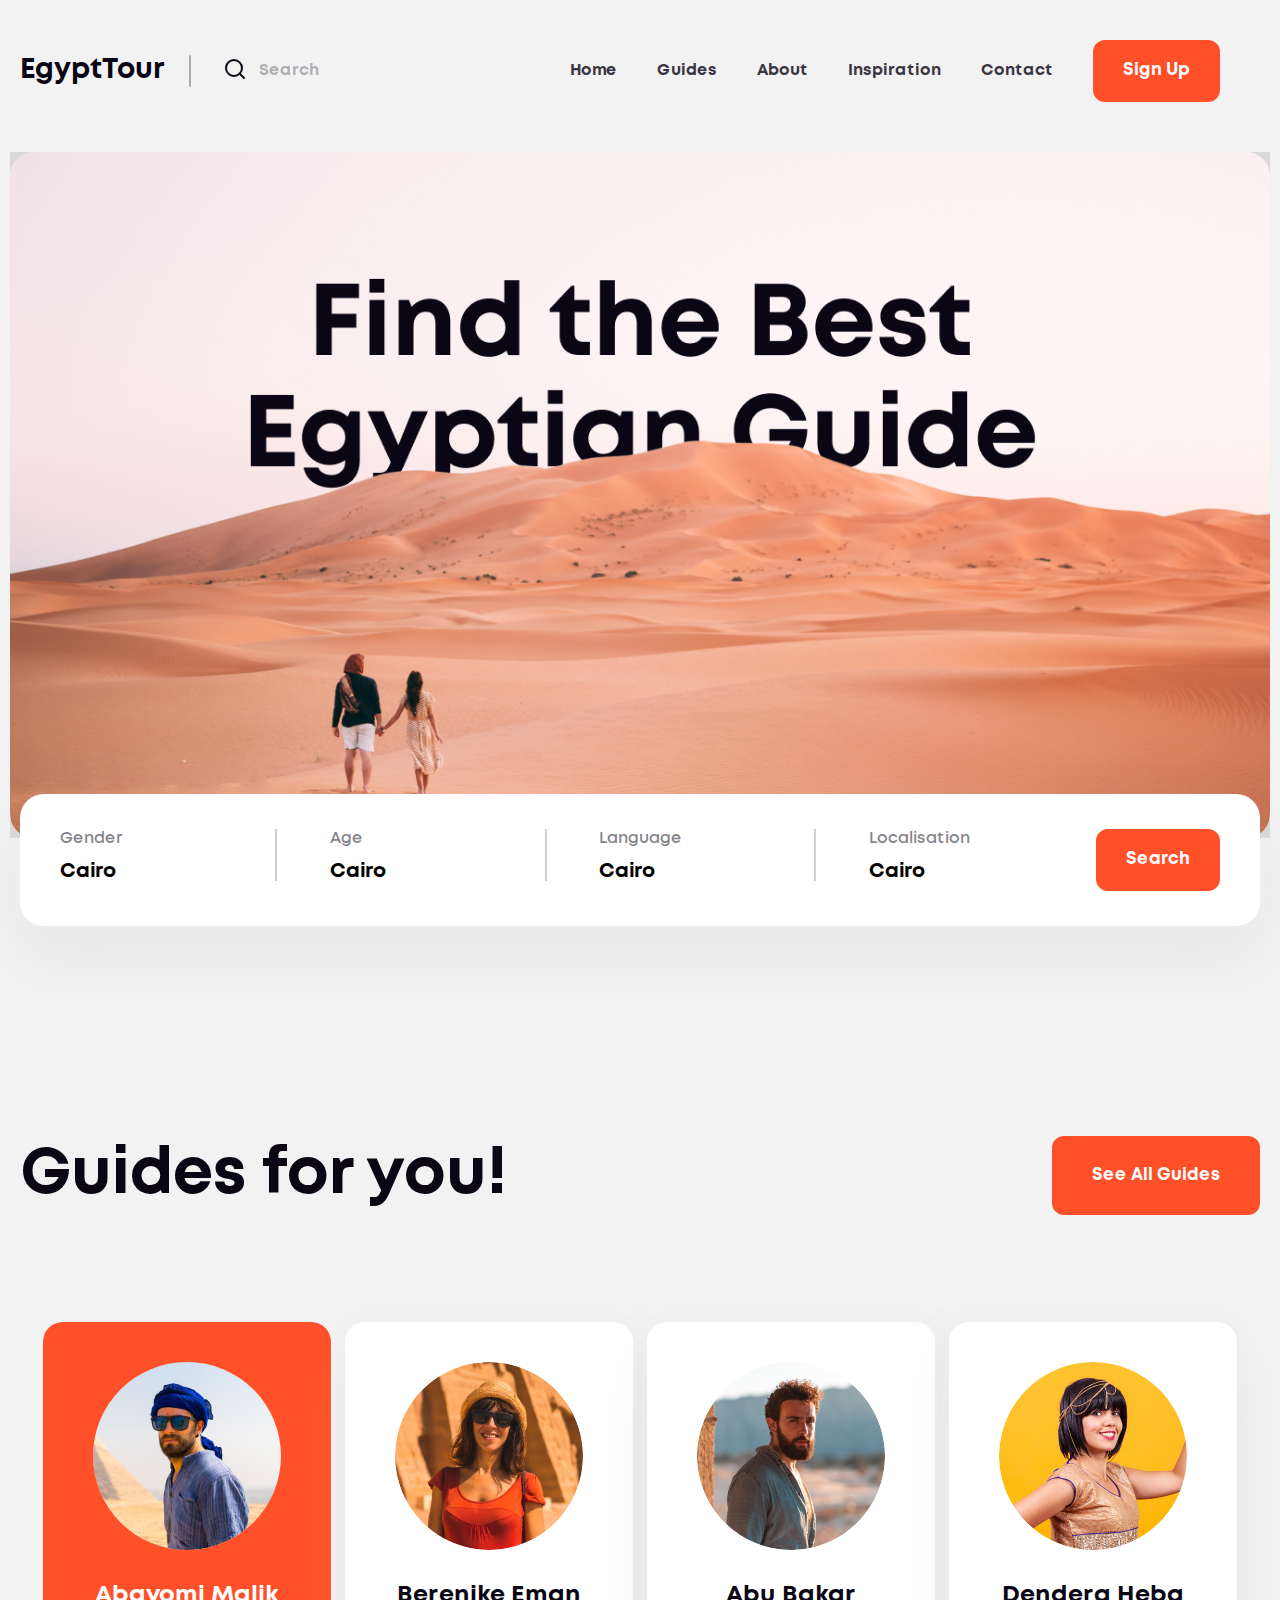
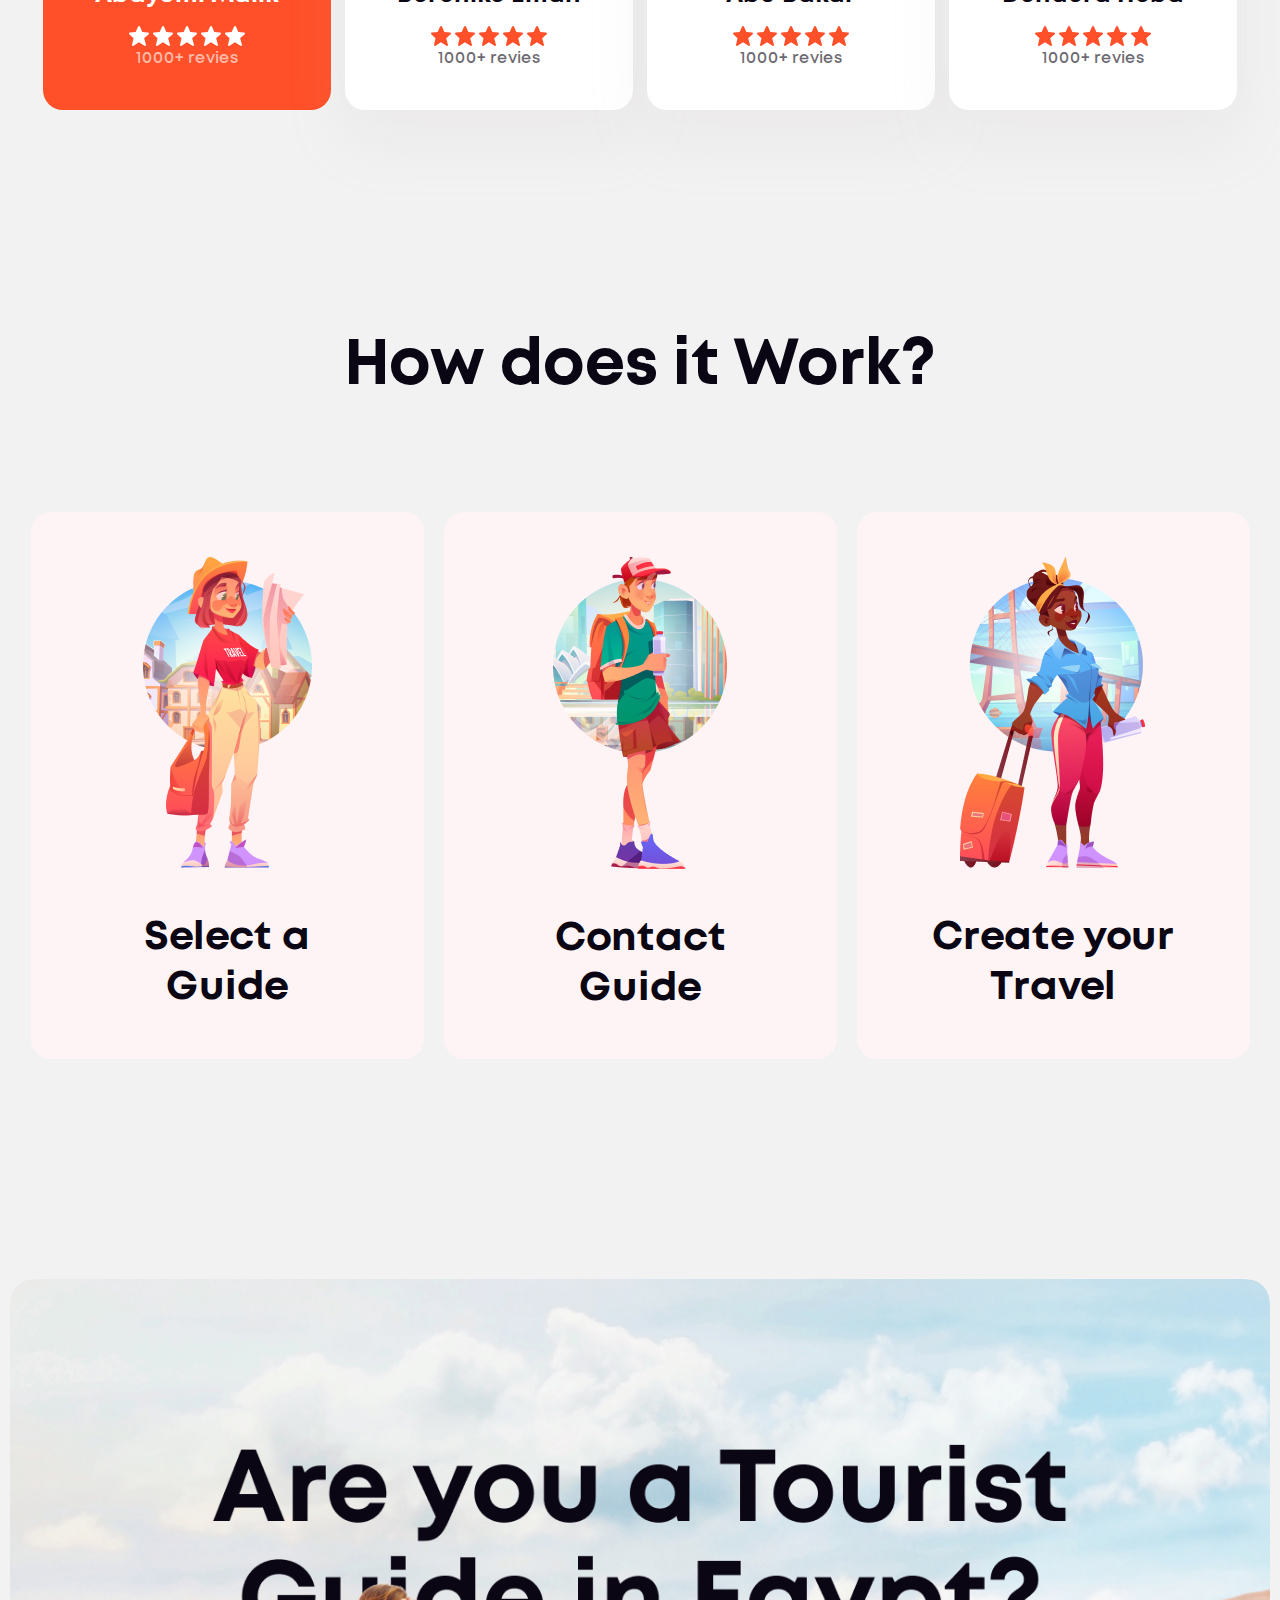
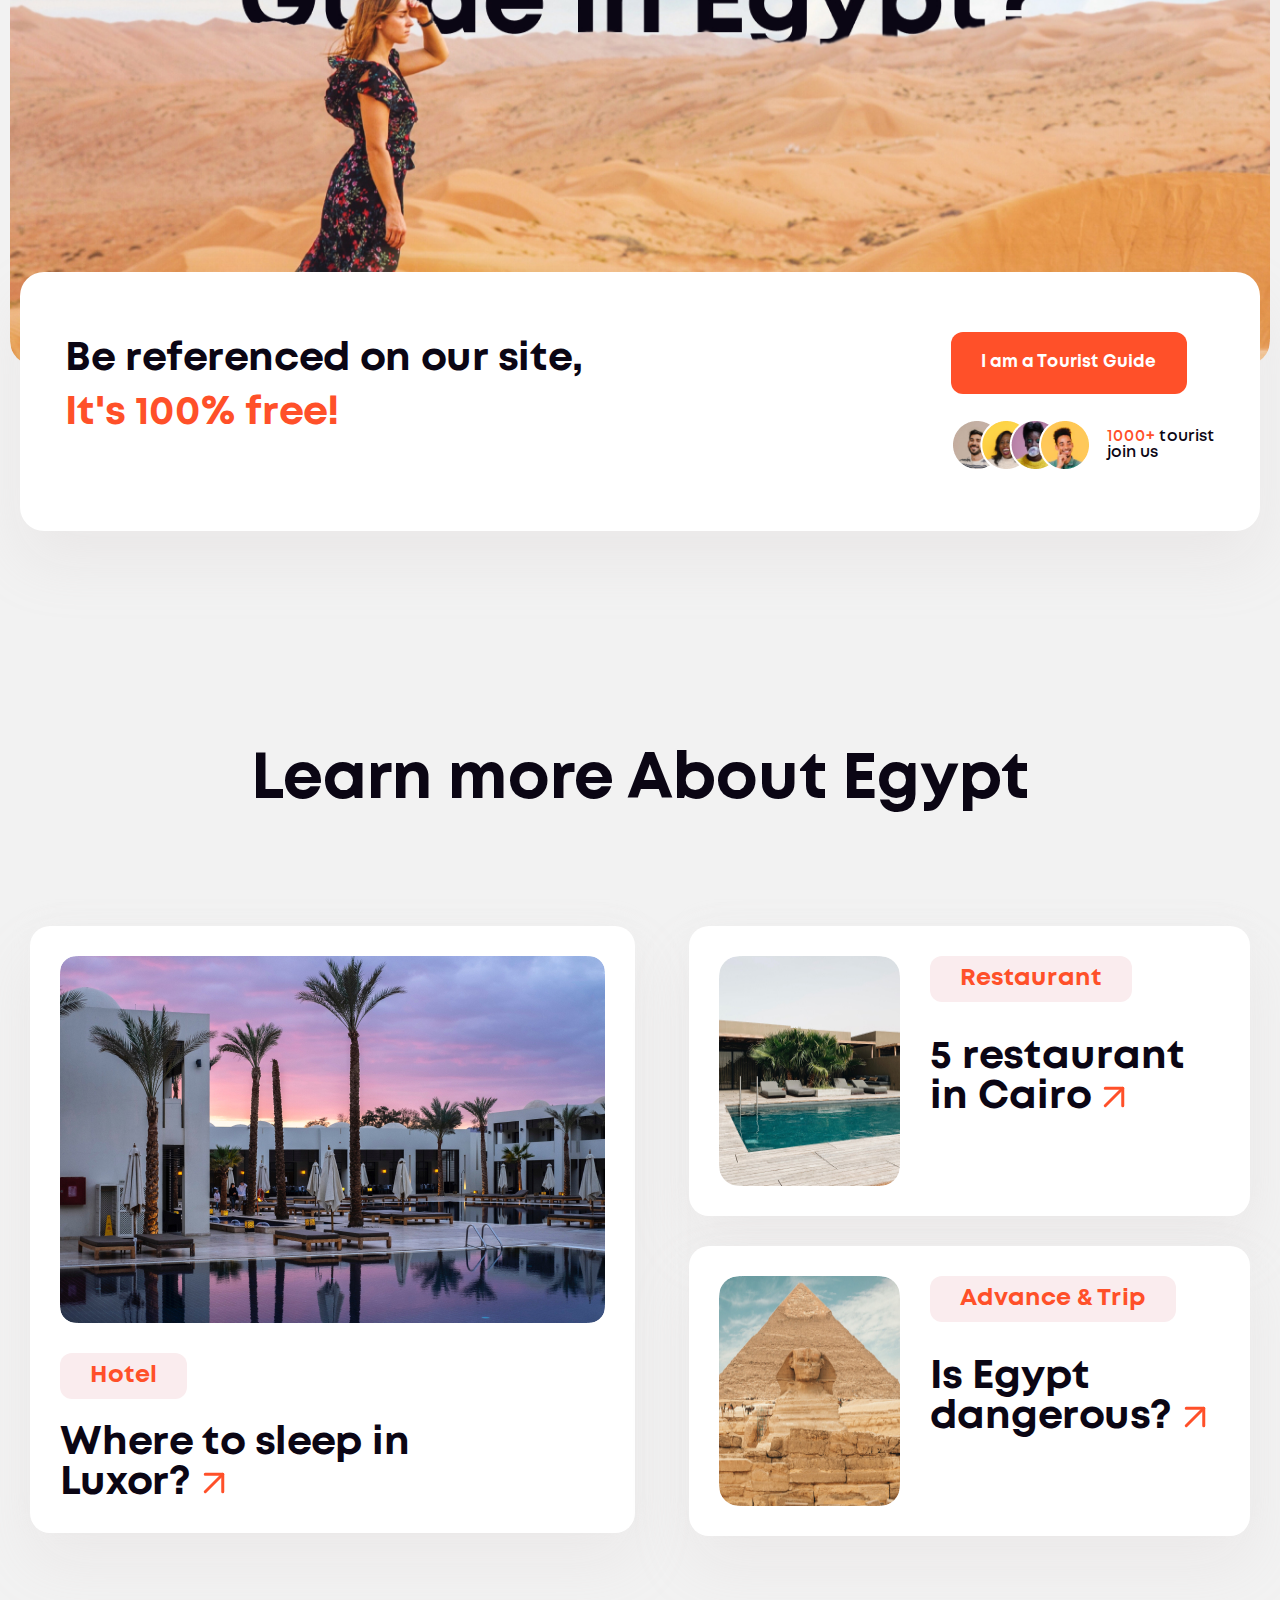
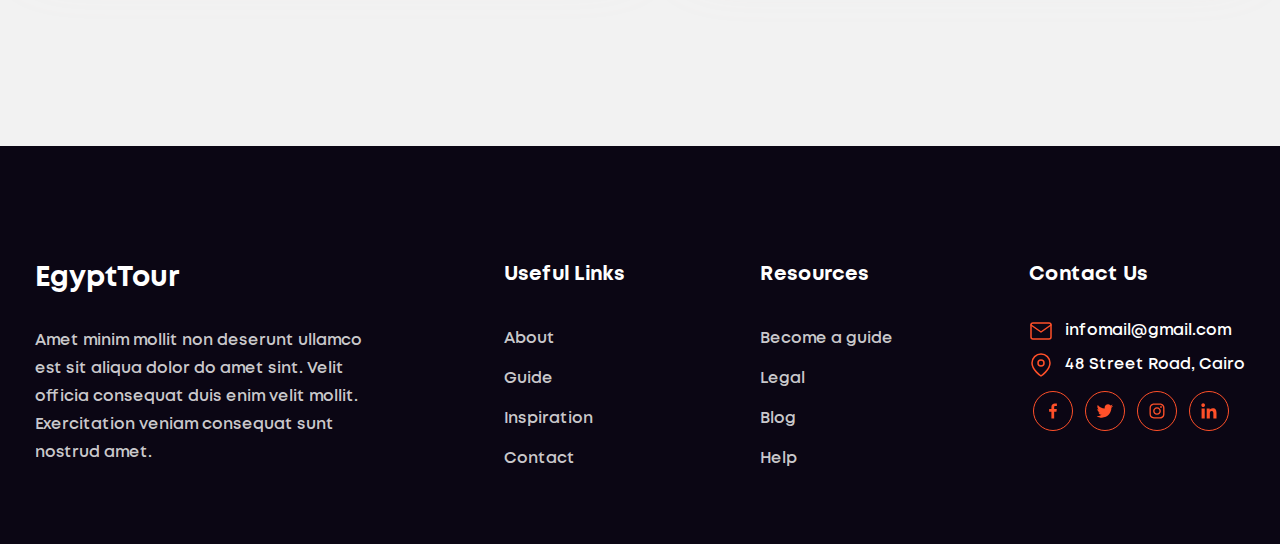
<file: index.html>
<!DOCTYPE html>
<html lang="ru">
<head>
    <meta charset="UTF-8">
    <meta http-equiv="X-UA-Compatible" content="IE=edge">
    <meta name="viewport" content="width=device-width, initial-scale=1.0">
    <title>Egypt Travel</title>
    <link href="https://fonts.googleapis.com/css?family=Inter:500,600&display=swap" rel="stylesheet" />
    <link href="https://fonts.googleapis.com/css?family=Jost:500&display=swap" rel="stylesheet" />
    <link rel="stylesheet" href="css/style.css">

</head>
<body>
    <div class="wrapper">
        <header class="header">
            <div class="header__container _container">
                <div class="container__logo logo">
                    <a href="#">EgyptTour</a>
                </div>
                <div class="container__search-wrapper">
                    <div class="search-wrapper__search">
                        <input type="text" name="headerSearch" placeholder="Search">
                    </div>
                </div>
                <div class="container__menu">
                    <div class="menu__icon" id="menuIcon1">
                        <span></span>
                    </div>
                    <nav class="menu__body" id="menuBody1">
                        <ul class="menu__list">
                            <li><a href="#" class="menu__link">Home</a></li>
                            <li><a href="#" class="menu__link">Guides</a></li>
                            <li><a href="#" class="menu__link">About</a></li>
                            <li><a href="#" class="menu__link">Inspiration</a></li>
                            <li><a href="#" class="menu__link">Contact</a></li>
                            <li><button class="menu__button btn">Sign Up</button></li>
                        </ul>
                    </nav>
                </div>
            </div>
        </header>
        <main class="page">
            <section class="page-1">
                <div class="page-1__container _container _container_1360">
                    <div class="page-1__img">
                        <img src="img/page-1/image-1.jpg" alt="">
                    </div>
                </div>
            </section>
            <section class="page-2">
                <div class="page-2__container _container">
                    <form action="#" class="page-2__form" name="formPage2">
                        <div class="form__content">
                            <ul class="form__list">
                                <li class="form__item">
                                    <div class="item__subtitle">Gender</div>
                                    <select name="mainFormSelect1" id="" class="form__select">
                                        <option value="Cairo" selected>Cairo</option>
                                        <option value="San-Diego">San-Diego</option>
                                    </select>
                                    
                                </li>
                                <li class="form__item">
                                    <div class="item__subtitle">Age</div>
                                    <select name="mainFormSelect2" id="" class="form__select">
                                        <option value="Cairo" selected>Cairo</option>
                                        <option value="San-Diego">San-Diego</option>
                                    </select>
                                </li>
                                <li class="form__item">
                                    <div class="item__subtitle">Language</div>
                                    <select name="mainFormSelect3" id="" class="form__select">
                                        <option value="Cairo" selected>Cairo</option>
                                        <option value="San-Diego">San-Diego</option>
                                    </select>
                                </li>
                                <li class="form__item">
                                    <div class="item__subtitle">Localisation</div>
                                    <select name="mainFormSelect4" id="" class="form__select">
                                        <option value="Cairo" selected>Cairo</option>
                                        <option value="San-Diego">San-Diego</option>
                                    </select>
                                </li>
                            </ul>
                            <button type="submit" class="form__submit-btn btn">Search</button>
                        </div>
                    </form>
                </div>
            </section>
            <section class="page-3">
                <div class="page-3__container _container">
                    <div class="page-3__header">
                        <div class="header__title title">Guides for you!</div>
                        <button class="header__btn btn padding-r-l-40">See All Guides</button>
                    </div>
                    <div class="page-3__body">
                        <ul class="body__card-list">
                            <li class="body__card-item body__card-item_orange">
                                <image src="img/page-3/image-1.jpg" class="card-item__img">
                                <div class="card-item__content">
                                    <div class="card-item__name">Abayomi Malik</div>
                                    <div class="card-item__critic">
                                        <img src="img/page-3/star.svg" alt="">
                                        <img src="img/page-3/star.svg" alt="">
                                        <img src="img/page-3/star.svg" alt="">
                                        <img src="img/page-3/star.svg" alt="">
                                        <img src="img/page-3/star.svg" alt="">
                                    </div>
                                    <div class="card-item__reviews">1000+ revies</div>
                                </div>
                            </li>
                            <li class="body__card-item">
                                <image src="img/page-3/image-2.jpg" class="card-item__img">
                                <div class="card-item__content">
                                    <div class="card-item__name">Berenike Eman</div>
                                    <div class="card-item__critic">
                                        <img src="img/page-3/star-orange.svg" alt="">
                                        <img src="img/page-3/star-orange.svg" alt="">
                                        <img src="img/page-3/star-orange.svg" alt="">
                                        <img src="img/page-3/star-orange.svg" alt="">
                                        <img src="img/page-3/star-orange.svg" alt="">
                                    </div>
                                    <div class="card-item__reviews">1000+ revies</div>
                                </div>
                            </li>
                            <li class="body__card-item">
                                <image src="img/page-3/image-3.jpg" class="card-item__img">
                                <div class="card-item__content">
                                    <div class="card-item__name">Abu Bakar</div>
                                    <div class="card-item__critic">
                                        <img src="img/page-3/star-orange.svg" alt="">
                                        <img src="img/page-3/star-orange.svg" alt="">
                                        <img src="img/page-3/star-orange.svg" alt="">
                                        <img src="img/page-3/star-orange.svg" alt="">
                                        <img src="img/page-3/star-orange.svg" alt="">
                                    </div>
                                    <div class="card-item__reviews">1000+ revies</div>
                                </div>
                            </li>
                            <li class="body__card-item">
                                <image src="img/page-3/image-4.jpg" class="card-item__img">
                                <div class="card-item__content">
                                    <div class="card-item__name">Dendera Heba</div>
                                    <div class="card-item__critic">
                                        <img src="img/page-3/star-orange.svg" alt="">
                                        <img src="img/page-3/star-orange.svg" alt="">
                                        <img src="img/page-3/star-orange.svg" alt="">
                                        <img src="img/page-3/star-orange.svg" alt="">
                                        <img src="img/page-3/star-orange.svg" alt="">
                                    </div>
                                    <div class="card-item__reviews">1000+ revies</div>
                                </div>
                            </li>
                        </ul>
                    </div>
                </div>
            </section>
            <section class="page-4">
                <div class="page-4__container _container">
                    <div class="page-4__title title">How does it Work?</div>
                    <ul class="page-4__list">
                        <li class="page-4__item">
                            <div class="item__img-container">
                                <img src="img/page-4/image-1.png" alt="">
                            </div>
                            <div class="item__text">Select a Guide</div>
                        </li>
                        <li class="page-4__item">
                            <div class="item__img-container">
                                <img src="img/page-4/image-2.png" alt="">
                            </div>
                            <div class="item__text">Contact Guide</div>
                        </li>
                        <li class="page-4__item">
                            <div class="item__img-container">
                                <img src="img/page-4/image-3.png" alt="">
                            </div>
                            <div class="item__text">Create your Travel</div>
                        </li>
                    </ul>
                    
                </div>
            </section>
            <section class="page-5">
                <div class="page-5__container _container _container_1360">
                    <div class="page-5__img">
                        <img src="img/page-5/image1.jpg" alt="">
                    </div>
                </div>
            </section>
            <section class="section page-6">
                <div class="page-6__container _container">
                    <div class="page-5__reference reference _container">
                        <div class="reference-content">
                            <div class="reference__title">Be referenced on our site, </div>
                            <div class="reference__subtitle">It's 100% free!</div>
                        </div>
                        <div class="reference-block">
                            <button class="reference__btn btn">I am a Tourist Guide</button>
                            <div class="reference__joined">
                                <div class="reference-joinde__img">
                                    <img src="img/page-5/image2.png" alt="">
                                </div>
                                <p class="reference-joined__text"><span>1000+</span> tourist<br> join us</p>
                            </div>
                        </div>
                    </div>
                </div>
            </section>
            <section class="page-7">
                <div class="page-7__container _container">
                    <div class="page-7__title title">Learn more About Egypt</div>
                    <div class="page-7__places places">
                        <div class="places__big-card">
                            <img src="img/page-7/image-1.jpg" alt="" class="places-big-card__img">
                            <div class="places-big-card__content">
                                <button class="places-big-card__btn btn-reverse">Hotel</button>
                                <div class="places-big-card__title title-fs40-fw700">Where to sleep in<br> Luxor?</div>
                            </div>
                        </div>

                        <ul class="places__small-cards">
                            <div class="places-small-card">
                                <img src="img/page-7/image-2.jpg" alt="" class="places-small-card__img">
                                <div class="places-small-card__content">
                                    <button class="places-small-card__btn btn-reverse">Restaurant</button>
                                    <div class="places-small-card__title title-fs40-fw700">5 restaurant in Cairo</div>
                                </div>
                            </div>
                            <div class="places-small-card">
                                <img src="img/page-7/image-3.jpg" alt="" class="places-small-card__img">
                                <div class="places-small-card__content">
                                    <button class="places-small-card__btn btn-reverse">Advance & Trip</button>
                                    <div class="places-small-card__title title-fs40-fw700">Is Egypt dangerous?</div>
                                </div>
                            </div>
                        </ul>
                    </div>
                </div>
            </section>
        </main>
        <footer class="footer">
            <div class="footer__container _container">
                <div class="footer__about">
                    <div class="footer-about__title logo"><a href="#">EgyptTour</a></div>
                    <div class="footer-about__text">Amet minim mollit non deserunt ullamco est sit aliqua dolor do amet sint. Velit officia consequat duis enim velit mollit. Exercitation veniam consequat sunt nostrud amet.</div>
                </div>
                <div class="footer__links">
                    <div class="footer-links__title">Useful Links</div>
                    <ul class="footer-links__list">
                        <li class="footer-links__item">
                            <a href="#">About</a>
                        </li>
                        <li class="footer-links__item">
                            <a href="#">Guide</a>
                        </li>
                        <li class="footer-links__item">
                            <a href="#">Inspiration</a>
                        </li>
                        <li class="footer-links__item">
                            <a href="#">Contact</a>
                        </li>
                    </ul>
                </div>
                <div class="footer__resources">
                    <div class="footer-resources__title">Resources</div>
                    <ul class="footer-resources__list">
                        <li class="footer-resources__link">
                            <a href="#">Become a guide</a>
                        </li>
                        <li class="footer-resources__link">
                            <a href="#">Legal</a>
                        </li>
                        <li class="footer-resources__link">
                            <a href="#">Blog</a>
                        </li>
                        <li class="footer-resources__link">
                            <a href="#">Help</a>
                        </li>
                    </ul>
                </div>
                <div class="footer__contacts">
                    <div class="footer-contacts__title">Contact Us</div>
                    <ul class="footer-contacts__list">
                        <li class="footer-contacts__email">
                            <a href="mailto:infomail@gmail.com">infomail@gmail.com</a>
                        </li>
                        <li class="footer-contacts__address">
                            <a href="">48 Street Road, Cairo</a>
                        </li>
                        <li class="footer-contacts__networks">

                            <a href="#">
                                <img src="img/footer/facebook.svg" alt="">
                            </a>

                            <a href="#">
                                <img src="img/footer/twitter.svg" alt="">
                            </a>

                            <a href="#">
                                <img src="img/footer/instagram.svg" alt="">
                            </a>

                            <a href="#">
                                <img src="img/footer/in.svg" alt="">
                            </a>

                        </li>
                    </ul>
                </div>
            </div>
        </footer>
    </div> 
    <script src="js/script.js"></script>
</body>
</html>
</file>
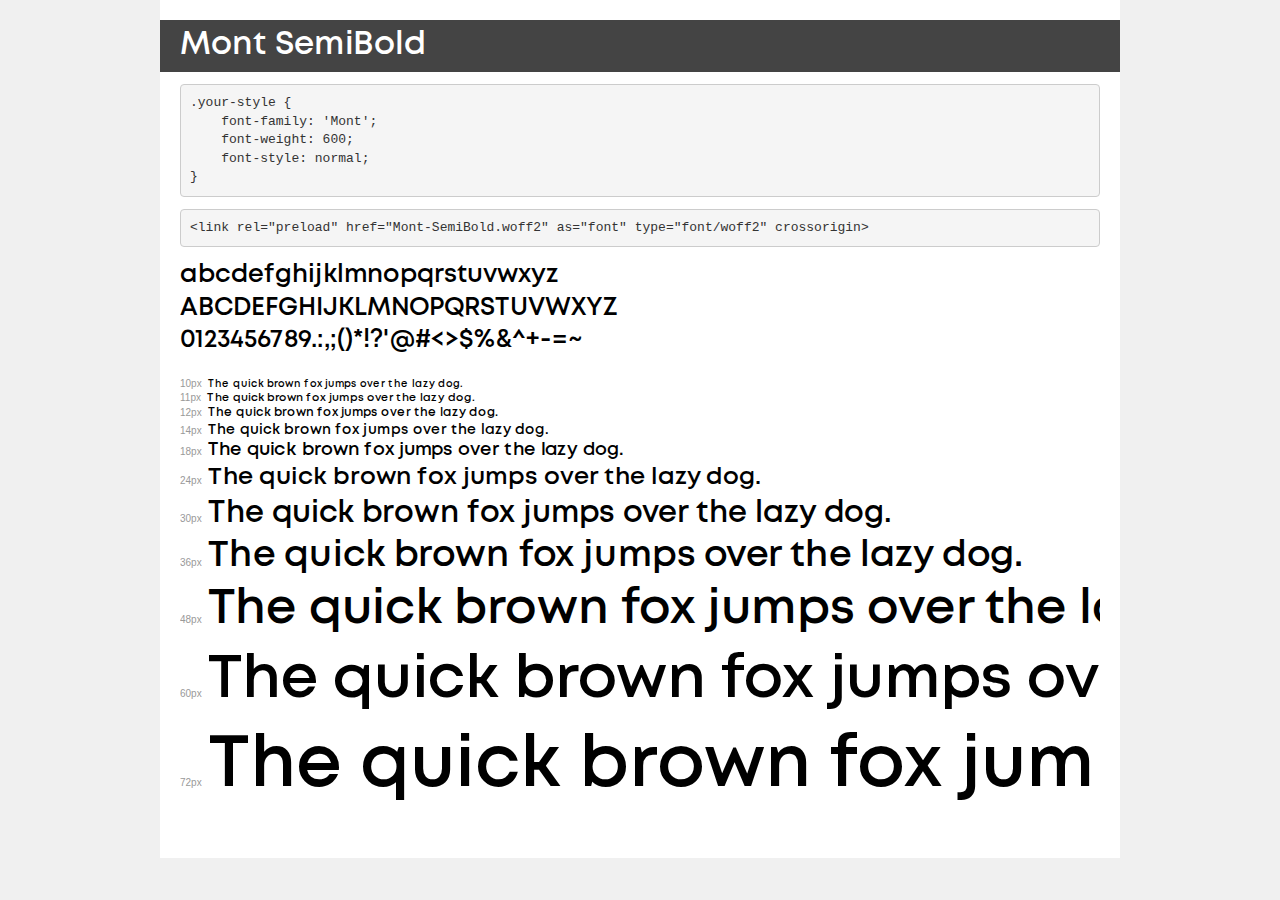
<file: fonts/demo.html>
<!DOCTYPE html>
<html lang="en">
<head>
    <meta charset="utf-8">
    <meta http-equiv="X-UA-Compatible" content="IE=edge">
    <meta name="viewport" content="width=device-width, initial-scale=1">
    <meta name="robots" content="noindex, noarchive">
    <meta name="format-detection" content="telephone=no">
    <title>Transfonter demo</title>
    <link href="stylesheet.css" rel="stylesheet">
    <style>
        /*
        http://meyerweb.com/eric/tools/css/reset/
        v2.0 | 20110126
        License: none (public domain)
        */
        html, body, div, span, applet, object, iframe,
        h1, h2, h3, h4, h5, h6, p, blockquote, pre,
        a, abbr, acronym, address, big, cite, code,
        del, dfn, em, img, ins, kbd, q, s, samp,
        small, strike, strong, sub, sup, tt, var,
        b, u, i, center,
        dl, dt, dd, ol, ul, li,
        fieldset, form, label, legend,
        table, caption, tbody, tfoot, thead, tr, th, td,
        article, aside, canvas, details, embed,
        figure, figcaption, footer, header, hgroup,
        menu, nav, output, ruby, section, summary,
        time, mark, audio, video {
            margin: 0;
            padding: 0;
            border: 0;
            font-size: 100%;
            font: inherit;
            vertical-align: baseline;
        }
        /* HTML5 display-role reset for older browsers */
        article, aside, details, figcaption, figure,
        footer, header, hgroup, menu, nav, section {
            display: block;
        }
        body {
            line-height: 1;
        }
        ol, ul {
            list-style: none;
        }
        blockquote, q {
            quotes: none;
        }
        blockquote:before, blockquote:after,
        q:before, q:after {
            content: '';
            content: none;
        }
        table {
            border-collapse: collapse;
            border-spacing: 0;
        }
        /* demo styles */
        body {
            background: #f0f0f0;
            color: #000;
        }
        .page {
            background: #fff;
            width: 920px;
            margin: 0 auto;
            padding: 20px 20px 0 20px;
            overflow: hidden;
        }
        .font-container {
            overflow-x: auto;
            overflow-y: hidden;
            margin-bottom: 40px;
            line-height: 1.3;
            white-space: nowrap;
            padding-bottom: 5px;
        }
        h1 {
            position: relative;
            background: #444;
            font-size: 32px;
            color: #fff;
            padding: 10px 20px;
            margin: 0 -20px 12px -20px;
        }
        .letters {
            font-size: 25px;
            margin-bottom: 20px;
        }
        .s10:before {
            content: '10px';
        }
        .s11:before {
            content: '11px';
        }
        .s12:before {
            content: '12px';
        }
        .s14:before {
            content: '14px';
        }
        .s18:before {
            content: '18px';
        }
        .s24:before {
            content: '24px';
        }
        .s30:before {
            content: '30px';
        }
        .s36:before {
            content: '36px';
        }
        .s48:before {
            content: '48px';
        }
        .s60:before {
            content: '60px';
        }
        .s72:before {
            content: '72px';
        }
        .s10:before, .s11:before, .s12:before, .s14:before,
        .s18:before, .s24:before, .s30:before, .s36:before,
        .s48:before, .s60:before, .s72:before {
            font-family: Arial, sans-serif;
            font-size: 10px;
            font-weight: normal;
            font-style: normal;
            color: #999;
            padding-right: 6px;
        }
        pre {
            display: block;
            padding: 9px;
            margin: 0 0 12px;
            font-family: Monaco, Menlo, Consolas, "Courier New", monospace;
            font-size: 13px;
            line-height: 1.428571429;
            color: #333;
            font-weight: normal;
            font-style: normal;
            background-color: #f5f5f5;
            border: 1px solid #ccc;
            overflow-x: auto;
            border-radius: 4px;
        }
        /* responsive */
        @media (max-width: 959px) {
            .page {
                width: auto;
                margin: 0;
            }
        }
    </style>
</head>
<body>
<div class="page">
    <div class="demo">
        <h1 style="font-family: 'Mont'; font-weight: 600; font-style: normal;">Mont SemiBold</h1>
        <pre title="Usage">.your-style {
    font-family: 'Mont';
    font-weight: 600;
    font-style: normal;
}</pre>
        <pre title="Preload (optional)">
&lt;link rel=&quot;preload&quot; href=&quot;Mont-SemiBold.woff2&quot; as=&quot;font&quot; type=&quot;font/woff2&quot; crossorigin&gt;</pre>
        <div class="font-container" style="font-family: 'Mont'; font-weight: 600; font-style: normal;">
            <p class="letters">
                abcdefghijklmnopqrstuvwxyz<br>
ABCDEFGHIJKLMNOPQRSTUVWXYZ<br>
                0123456789.:,;()*!?'@#&lt;&gt;$%&^+-=~
            </p>
            <p class="s10" style="font-size: 10px;">The quick brown fox jumps over the lazy dog.</p>
            <p class="s11" style="font-size: 11px;">The quick brown fox jumps over the lazy dog.</p>
            <p class="s12" style="font-size: 12px;">The quick brown fox jumps over the lazy dog.</p>
            <p class="s14" style="font-size: 14px;">The quick brown fox jumps over the lazy dog.</p>
            <p class="s18" style="font-size: 18px;">The quick brown fox jumps over the lazy dog.</p>
            <p class="s24" style="font-size: 24px;">The quick brown fox jumps over the lazy dog.</p>
            <p class="s30" style="font-size: 30px;">The quick brown fox jumps over the lazy dog.</p>
            <p class="s36" style="font-size: 36px;">The quick brown fox jumps over the lazy dog.</p>
            <p class="s48" style="font-size: 48px;">The quick brown fox jumps over the lazy dog.</p>
            <p class="s60" style="font-size: 60px;">The quick brown fox jumps over the lazy dog.</p>
            <p class="s72" style="font-size: 72px;">The quick brown fox jumps over the lazy dog.</p>
        </div>
    </div>

</div>
</body>
</html>
</file>
<file: css/style.css>
@charset "UTF-8";
@font-face {
  font-family: "Mont";
  src: url("../fonts/Mont-SemiBold.woff2") format("woff2"), url("../fonts/Mont-SemiBold.woff") format("woff");
  font-weight: 600;
  font-style: normal;
  font-display: swap;
}
@font-face {
  font-family: "Mont";
  src: url("../fonts/Mont-Bold.woff2") format("woff2"), url("../fonts/Mont-Bold.woff") format("woff");
  font-weight: 700;
  font-style: normal;
  font-display: swap;
}
@font-face {
  font-family: "Mont";
  src: url("../fonts/Mont-Regular.woff2") format("woff2"), url("../fonts/Mont-Regular.woff") format("woff");
  font-weight: 400;
  font-style: normal;
  font-display: swap;
}
/*Обнуление*/
* {
  padding: 0;
  margin: 0;
  border: 0;
}

*, *:before, *:after {
  -webkit-box-sizing: border-box;
  box-sizing: border-box;
}

:focus, :active {
  outline: none;
}

a:focus, a:active {
  outline: none;
}

nav, footer, header, aside {
  display: block;
}

html, body {
  height: 100%;
  width: 100%;
  font-size: 100%;
  line-height: 1;
  font-size: 16px;
  -ms-text-size-adjust: 100%;
  -moz-text-size-adjust: 100%;
  -webkit-text-size-adjust: 100%;
}

input, button, textarea {
  font-family: inherit;
}

input::-ms-clear {
  display: none;
}

button {
  cursor: pointer;
}

button::-moz-focus-inner {
  padding: 0;
  border: 0;
}

a, a:visited {
  text-decoration: none;
}

a:hover {
  text-decoration: none;
}

ul li {
  list-style: none;
}

img {
  vertical-align: top;
}

* {
  background-color: transparent;
}

h1, h2, h3, h4, h5, h6 {
  font-size: inherit;
  font-weight: 400;
}

/*--------------------*/
body {
  font-family: "Mont";
  font-weight: 600;
  background: #F2F2F2;
  color: #0B0614;
}
body._lock {
  overflow: hidden;
}

._container {
  max-width: 1240px;
  margin: 0 auto;
  padding: 10px;
  -webkit-box-sizing: content-box;
          box-sizing: content-box;
}
._container._container_1360 {
  max-width: 1360px;
}

.wrapper {
  overflow: hidden;
}
.wrapper .header .header__container {
  min-height: 122px;
  display: -webkit-box;
  display: -ms-flexbox;
  display: flex;
  -webkit-box-align: center;
      -ms-flex-align: center;
          align-items: center;
  -ms-flex-wrap: wrap;
      flex-wrap: wrap;
}
.wrapper .header .header__container .container__logo {
  display: -webkit-box;
  display: -ms-flexbox;
  display: flex;
  -webkit-box-align: center;
      -ms-flex-align: center;
          align-items: center;
}
.wrapper .header .header__container .container__logo:after {
  content: "";
  display: inline-block;
  height: 32px;
  border: 1px solid rgba(11, 6, 20, 0.3);
  border-radius: 3px;
  margin: 0 24px;
}
.wrapper .header .header__container .container__search-wrapper {
  -webkit-box-flex: 1;
      -ms-flex: 1 1 auto;
          flex: 1 1 auto;
}
.wrapper .header .header__container .container__search-wrapper .search-wrapper__search {
  display: -webkit-inline-box;
  display: -ms-inline-flexbox;
  display: inline-flex;
  -webkit-box-align: center;
      -ms-flex-align: center;
          align-items: center;
  cursor: pointer;
  padding: 8px;
  border-radius: 12px;
  -webkit-transition: 0.3s;
  transition: 0.3s;
  margin-right: 10px;
}
.wrapper .header .header__container .container__search-wrapper .search-wrapper__search input {
  width: 100px;
}
.wrapper .header .header__container .container__search-wrapper .search-wrapper__search input::-webkit-input-placeholder {
  color: rgba(11, 6, 20, 0.3);
  font-weight: 700;
  font-size: 16px;
  font-family: "Mont";
}
.wrapper .header .header__container .container__search-wrapper .search-wrapper__search input::-moz-placeholder {
  color: rgba(11, 6, 20, 0.3);
  font-weight: 700;
  font-size: 16px;
  font-family: "Mont";
}
.wrapper .header .header__container .container__search-wrapper .search-wrapper__search input:-ms-input-placeholder {
  color: rgba(11, 6, 20, 0.3);
  font-weight: 700;
  font-size: 16px;
  font-family: "Mont";
}
.wrapper .header .header__container .container__search-wrapper .search-wrapper__search input::-ms-input-placeholder {
  color: rgba(11, 6, 20, 0.3);
  font-weight: 700;
  font-size: 16px;
  font-family: "Mont";
}
.wrapper .header .header__container .container__search-wrapper .search-wrapper__search input::placeholder {
  color: rgba(11, 6, 20, 0.3);
  font-weight: 700;
  font-size: 16px;
  font-family: "Mont";
}
.wrapper .header .header__container .container__search-wrapper .search-wrapper__search:before {
  content: url("../img/header/search 1.svg");
  margin-right: 12px;
}
.wrapper .header .header__container .container__search-wrapper .search-wrapper__search:hover {
  background-color: rgb(196, 194, 194);
}
.wrapper .header .header__container .container__menu .menu__icon {
  position: relative;
  width: 30px;
  height: 18px;
  cursor: pointer;
  z-index: 15;
  display: none;
}
.wrapper .header .header__container .container__menu .menu__icon span {
  display: block;
  position: absolute;
  width: 100%;
  height: 2px;
  top: 50%;
  -webkit-transform: scale(1) translateY(-50%);
          transform: scale(1) translateY(-50%);
  background-color: rgb(0, 0, 0);
  -webkit-transition: 0.3s;
  transition: 0.3s;
}
.wrapper .header .header__container .container__menu .menu__icon::before {
  content: "";
  display: block;
  position: absolute;
  width: 100%;
  height: 2px;
  top: 0;
  background-color: rgb(0, 0, 0);
  -webkit-transition: 0.3s;
  transition: 0.3s;
  transition: 0.3s;
}
.wrapper .header .header__container .container__menu .menu__icon::after {
  content: "";
  display: block;
  position: absolute;
  width: 100%;
  height: 2px;
  bottom: 0;
  background-color: rgb(0, 0, 0);
  -webkit-transition: 0.3s;
  transition: 0.3s;
}
.wrapper .header .header__container .container__menu .menu__body .menu__list {
  display: -webkit-box;
  display: -ms-flexbox;
  display: flex;
  -webkit-box-align: center;
      -ms-flex-align: center;
          align-items: center;
  -ms-flex-wrap: wrap;
      flex-wrap: wrap;
}
.wrapper .header .header__container .container__menu .menu__body .menu__list li {
  margin-right: 40px;
}
.wrapper .header .header__container .container__menu .menu__body .menu__list li .menu__link {
  color: inherit;
  font-weight: 700;
  opacity: 0.8;
  line-height: 125%;
  position: relative;
}
.wrapper .header .header__container .container__menu .menu__body .menu__list li .menu__link:before {
  content: "";
  display: block;
  width: 100%;
  height: 3px;
  background-color: rgb(97, 230, 201);
  bottom: 0;
  border-radius: 5px;
  position: absolute;
  width: 0;
  -webkit-transition: 0.3s;
  transition: 0.3s;
  left: 50%;
  -webkit-transform: translateX(-50%);
          transform: translateX(-50%);
}
.wrapper .header .header__container .container__menu .menu__body .menu__list li .menu__link:hover:before {
  width: 100%;
}
@media (max-width: 1050px) {
  .wrapper .header .header__container .container__menu .menu__body {
    position: fixed;
    height: 100%;
    top: 0;
    right: 0;
    padding: 25px;
    background-color: rgba(92, 173, 92, 0.7);
    -webkit-transform: translate(100%);
            transform: translate(100%);
    -webkit-transition: 0.3s;
    transition: 0.3s;
    z-index: 10;
  }
  .wrapper .header .header__container .container__menu .menu__body .menu__list {
    -webkit-box-orient: vertical;
    -webkit-box-direction: normal;
        -ms-flex-direction: column;
            flex-direction: column;
  }
  .wrapper .header .header__container .container__menu .menu__body .menu__list li {
    margin: 0;
    margin-top: 5px;
    margin-bottom: 5px;
  }
  .wrapper .header .header__container .container__menu .menu__body._active {
    -webkit-transform: translateX(0);
            transform: translateX(0);
  }
  .wrapper .header .header__container .container__menu .menu__icon {
    display: block;
  }
  .wrapper .header .header__container .container__menu .menu__icon._active span {
    -webkit-transform: scale(0);
            transform: scale(0);
  }
  .wrapper .header .header__container .container__menu .menu__icon._active::before {
    top: 50%;
    -webkit-transform: rotate(-45deg) translateY(-50%);
            transform: rotate(-45deg) translateY(-50%);
  }
  .wrapper .header .header__container .container__menu .menu__icon._active::after {
    bottom: 50%;
    -webkit-transform: translateY(50%) rotate(45deg);
            transform: translateY(50%) rotate(45deg);
  }
}
@media (max-width: 747px) {
  .wrapper .header .header__container .container__menu .menu__body {
    font-size: 20px;
  }
  .wrapper .header .header__container .container__menu .menu__body .menu__list li {
    margin-top: 6px;
    margin-bottom: 6px;
  }
}
@media (max-width: 479px) {
  .wrapper .header .container__search-wrapper {
    width: 100%;
    -webkit-box-ordinal-group: 4;
        -ms-flex-order: 3;
            order: 3;
  }
  .wrapper .header .container__logo {
    -webkit-box-ordinal-group: 2;
        -ms-flex-order: 1;
            order: 1;
  }
  .wrapper .header .container__menu {
    -webkit-box-ordinal-group: 3;
        -ms-flex-order: 2;
            order: 2;
    -webkit-box-flex: 1;
        -ms-flex: 1 1 auto;
            flex: 1 1 auto;
    display: -webkit-box;
    display: -ms-flexbox;
    display: flex;
    -webkit-box-pack: end;
        -ms-flex-pack: end;
            justify-content: flex-end;
  }
}
.wrapper .page .page-1 .page-1__container .page-1__img {
  background: #D9D9D9;
}
.wrapper .page .page-1 .page-1__container .page-1__img img {
  width: 100%;
  border-radius: 24px;
}
.wrapper .page .page-2 .page-2__container {
  margin-bottom: 190px;
}
.wrapper .page .page-2 .page-2__container .page-2__form {
  margin-top: -64px;
  position: relative;
  z-index: 5;
}
.wrapper .page .page-2 .page-2__container .page-2__form .form__content {
  padding: 30px 35px;
  background-color: #fff;
  -webkit-box-shadow: 0px 30px 60px rgba(198, 191, 191, 0.18);
          box-shadow: 0px 30px 60px rgba(198, 191, 191, 0.18);
  border-radius: 24px;
  display: -webkit-box;
  display: -ms-flexbox;
  display: flex;
  -webkit-box-align: start;
      -ms-flex-align: start;
          align-items: flex-start;
}
.wrapper .page .page-2 .page-2__container .page-2__form .form__content .form__list {
  display: -webkit-box;
  display: -ms-flexbox;
  display: flex;
  -webkit-box-align: start;
      -ms-flex-align: start;
          align-items: flex-start;
  -webkit-box-pack: justify;
      -ms-flex-pack: justify;
          justify-content: space-between;
  -ms-flex-wrap: wrap;
      flex-wrap: wrap;
  -webkit-box-flex: 1;
      -ms-flex: 1 1 auto;
          flex: 1 1 auto;
}
.wrapper .page .page-2 .page-2__container .page-2__form .form__content .form__list .form__item {
  width: 217px;
  margin: 5px;
}
.wrapper .page .page-2 .page-2__container .page-2__form .form__content .form__list .form__item .item__subtitle {
  line-height: 125%;
  opacity: 0.5;
  margin-bottom: 8px;
}
.wrapper .page .page-2 .page-2__container .page-2__form .form__content .form__list .form__item .form__select {
  font-weight: 700;
  font-size: 20px;
  line-height: 150%;
  font-family: inherit;
  -webkit-appearance: none;
     -moz-appearance: none;
          appearance: none;
}
.wrapper .page .page-2 .page-2__container .page-2__form .form__content .form__list .form__item:not(:last-child) {
  position: relative;
}
.wrapper .page .page-2 .page-2__container .page-2__form .form__content .form__list .form__item:not(:last-child)::after {
  content: "";
  display: block;
  width: 2px;
  height: 52px;
  opacity: 0.2;
  background-color: #0B0614;
  top: 0;
  right: 0;
  position: absolute;
}
.wrapper .page .page-2 .page-2__container .page-2__form .form__content .form__submit-btn {
  margin: 5px;
}
@media (max-width: 1125px) {
  .wrapper .page .page-2 .page-2__container .page-2__form .form__content .form__list {
    -webkit-box-pack: center;
        -ms-flex-pack: center;
            justify-content: center;
  }
}
@media (max-width: 715px) {
  .wrapper .page .page-2 .page-2__container .page-2__form .form__content {
    -webkit-box-orient: vertical;
    -webkit-box-direction: normal;
        -ms-flex-direction: column;
            flex-direction: column;
    display: inline-block;
  }
  .wrapper .page .page-2 .page-2__container .page-2__form .form__content .form__list {
    -webkit-box-orient: vertical;
    -webkit-box-direction: normal;
        -ms-flex-direction: column;
            flex-direction: column;
    -webkit-box-pack: start;
        -ms-flex-pack: start;
            justify-content: flex-start;
  }
}
.wrapper .page .page-3 .page-3__container {
  margin-bottom: 190px;
}
.wrapper .page .page-3 .page-3__container .page-3__header {
  display: -webkit-box;
  display: -ms-flexbox;
  display: flex;
  -webkit-box-pack: justify;
      -ms-flex-pack: justify;
          justify-content: space-between;
  margin-bottom: 100px;
  -ms-flex-wrap: wrap;
      flex-wrap: wrap;
}
.wrapper .page .page-3 .page-3__container .page-3__header .header__title {
  margin-right: 20px;
}
.wrapper .page .page-3 .page-3__container .page-3__body .body__card-list {
  display: -webkit-box;
  display: -ms-flexbox;
  display: flex;
  -ms-flex-wrap: wrap;
      flex-wrap: wrap;
  -webkit-box-pack: center;
      -ms-flex-pack: center;
          justify-content: center;
}
.wrapper .page .page-3 .page-3__container .page-3__body .body__card-list .body__card-item {
  background-color: #fff;
  padding: 40px 50px;
  border-radius: 20px;
  margin: 7px;
  -webkit-box-shadow: 0px -8px 20px rgba(235, 235, 235, 0.15), 0px 30px 60px rgba(198, 191, 191, 0.15);
          box-shadow: 0px -8px 20px rgba(235, 235, 235, 0.15), 0px 30px 60px rgba(198, 191, 191, 0.15);
  cursor: pointer;
}
.wrapper .page .page-3 .page-3__container .page-3__body .body__card-list .body__card-item .card-item__img {
  max-width: 188px;
  max-height: 188px;
  border-radius: 50%;
  margin-bottom: 30px;
  width: 100%;
  height: auto;
}
.wrapper .page .page-3 .page-3__container .page-3__body .body__card-list .body__card-item .card-item__content .card-item__name {
  margin-bottom: 12px;
  font-weight: 800;
  font-size: 24px;
  line-height: 133%;
  text-align: center;
}
.wrapper .page .page-3 .page-3__container .page-3__body .body__card-list .body__card-item .card-item__content .card-item__critic {
  display: -webkit-box;
  display: -ms-flexbox;
  display: flex;
  -webkit-box-pack: center;
      -ms-flex-pack: center;
          justify-content: center;
}
.wrapper .page .page-3 .page-3__container .page-3__body .body__card-list .body__card-item .card-item__content .card-item__reviews {
  text-align: center;
  line-height: 138%;
  opacity: 0.6;
}
.wrapper .page .page-3 .page-3__container .page-3__body .body__card-list .body__card-item.body__card-item_orange {
  background-color: #FF5029;
  -webkit-box-shadow: none;
          box-shadow: none;
}
.wrapper .page .page-3 .page-3__container .page-3__body .body__card-list .body__card-item.body__card-item_orange .card-item__content .card-item__name {
  color: #fff;
}
.wrapper .page .page-3 .page-3__container .page-3__body .body__card-list .body__card-item.body__card-item_orange .card-item__content .card-item__reviews {
  color: #fff;
}
.wrapper .page .page-4 .page-4__container {
  margin-bottom: 190px;
}
.wrapper .page .page-4 .page-4__container .page-4__title {
  text-align: center;
  margin-bottom: 100px;
}
.wrapper .page .page-4 .page-4__container .page-4__list {
  display: -webkit-box;
  display: -ms-flexbox;
  display: flex;
  -webkit-box-pack: center;
      -ms-flex-pack: center;
          justify-content: center;
  -ms-flex-wrap: wrap;
      flex-wrap: wrap;
}
.wrapper .page .page-4 .page-4__container .page-4__list .page-4__item {
  -ms-flex-preferred-size: 393px;
      flex-basis: 393px;
  padding: 45px 10px;
  background: #FEF4F5;
  border-radius: 20px;
  margin: 10px;
  width: 100%;
}
.wrapper .page .page-4 .page-4__container .page-4__list .page-4__item .item__img-container {
  margin-bottom: 45px;
  display: -webkit-box;
  display: -ms-flexbox;
  display: flex;
  -webkit-box-pack: center;
      -ms-flex-pack: center;
          justify-content: center;
}
.wrapper .page .page-4 .page-4__container .page-4__list .page-4__item .item__img-container img {
  -ms-flex-preferred-size: 169px;
      flex-basis: 169px;
  width: 100%;
}
.wrapper .page .page-4 .page-4__container .page-4__list .page-4__item .item__text {
  font-weight: 700;
  font-size: 40px;
  line-height: 125%;
  text-align: center;
  max-width: 290px;
  margin: 0 auto;
}
.wrapper .page .page-5 .page-5__container .page-5__img img {
  border-radius: 24px;
  width: 100%;
}
.wrapper .page .page-6 .page-6__container {
  margin-bottom: 190px;
}
.wrapper .page .page-7 .page-7__container {
  margin-bottom: 190px;
}
.wrapper .page .page-7 .page-7__container .page-7__title {
  text-align: center;
  margin-bottom: 100px;
}
.wrapper .footer {
  background-color: #0B0614;
  color: #fff;
  padding-top: 90px;
  padding-bottom: 40px;
}
.wrapper .footer .footer__container {
  display: -webkit-box;
  display: -ms-flexbox;
  display: flex;
  -webkit-box-pack: justify;
      -ms-flex-pack: justify;
          justify-content: space-between;
  -ms-flex-wrap: wrap;
      flex-wrap: wrap;
}
.wrapper .footer .footer__container .footer__about {
  margin: 15px;
  max-width: 333px;
}
.wrapper .footer .footer__container .footer__about .footer-about__title {
  margin-bottom: 30px;
}
.wrapper .footer .footer__container .footer__about .footer-about__text {
  line-height: 175%;
  color: rgba(255, 255, 255, 0.8);
}
.wrapper .footer .footer__container .footer__links {
  margin: 15px;
  max-width: 200px;
}
.wrapper .footer .footer__container .footer__links .footer-links__title {
  margin-bottom: 30px;
  font-size: 20px;
  line-height: 140%;
  font-weight: 800;
}
.wrapper .footer .footer__container .footer__links .footer-links__list .footer-links__item a {
  color: rgba(255, 255, 255, 0.8);
  line-height: 250%;
  -webkit-transition: 0.3s;
  transition: 0.3s;
}
.wrapper .footer .footer__container .footer__links .footer-links__list .footer-links__item a:hover {
  color: rgb(255, 255, 255);
}
.wrapper .footer .footer__container .footer__resources {
  max-width: 200px;
  margin: 15px;
}
.wrapper .footer .footer__container .footer__resources .footer-resources__title {
  margin-bottom: 30px;
  font-size: 20px;
  line-height: 140%;
  font-weight: 800;
}
.wrapper .footer .footer__container .footer__resources .footer-resources__list .footer-resources__link a {
  color: rgba(255, 255, 255, 0.8);
  line-height: 250%;
  -webkit-transition: 0.3s;
  transition: 0.3s;
}
.wrapper .footer .footer__container .footer__resources .footer-resources__list .footer-resources__link a:hover {
  color: rgb(255, 255, 255);
}
.wrapper .footer .footer__container .footer__contacts {
  margin: 15px;
  max-width: 220px;
}
.wrapper .footer .footer__container .footer__contacts .footer-contacts__title {
  margin-bottom: 30px;
  font-size: 20px;
  line-height: 140%;
  font-weight: 800;
}
.wrapper .footer .footer__container .footer__contacts .footer-contacts__list .footer-contacts__email {
  line-height: 150%;
  display: -webkit-box;
  display: -ms-flexbox;
  display: flex;
  margin-bottom: 10px;
}
.wrapper .footer .footer__container .footer__contacts .footer-contacts__list .footer-contacts__email a {
  color: #fff;
}
.wrapper .footer .footer__container .footer__contacts .footer-contacts__list .footer-contacts__email::before {
  content: "";
  background-image: url("../img/footer/mail.svg");
  height: 24px;
  width: 24px;
  margin-right: 12px;
  background-repeat: no-repeat;
  -ms-flex-item-align: center;
      -ms-grid-row-align: center;
      align-self: center;
}
.wrapper .footer .footer__container .footer__contacts .footer-contacts__list .footer-contacts__address {
  line-height: 150%;
  display: -webkit-box;
  display: -ms-flexbox;
  display: flex;
  margin-bottom: 10px;
}
.wrapper .footer .footer__container .footer__contacts .footer-contacts__list .footer-contacts__address a {
  color: #fff;
}
.wrapper .footer .footer__container .footer__contacts .footer-contacts__list .footer-contacts__address::before {
  content: "";
  background-image: url("../img/footer/map.svg");
  height: 24px;
  width: 24px;
  margin-right: 12px;
  background-repeat: no-repeat;
  -ms-flex-item-align: center;
      -ms-grid-row-align: center;
      align-self: center;
}
.wrapper .footer .footer__container .footer__contacts .footer-contacts__list .footer-contacts__networks {
  line-height: 250%;
}
.wrapper .footer .footer__container .footer__contacts .footer-contacts__list .footer-contacts__networks img {
  margin: 4px;
}
@media (max-width: 1015px) {
  .wrapper .footer .footer__container {
    -webkit-box-pack: start;
        -ms-flex-pack: start;
            justify-content: flex-start;
  }
}

.places {
  display: -webkit-box;
  display: -ms-flexbox;
  display: flex;
  -webkit-box-pack: justify;
      -ms-flex-pack: justify;
          justify-content: space-between;
  -webkit-box-align: start;
      -ms-flex-align: start;
          align-items: flex-start;
  -ms-flex-wrap: wrap;
      flex-wrap: wrap;
}
.places .places__big-card {
  background-color: #fff;
  -webkit-box-shadow: 0px -8px 20px rgba(235, 235, 235, 0.15), 0px 30px 60px rgba(198, 191, 191, 0.15);
          box-shadow: 0px -8px 20px rgba(235, 235, 235, 0.15), 0px 30px 60px rgba(198, 191, 191, 0.15);
  border-radius: 20px;
  padding: 30px;
  margin: 10px;
}
.places .places__big-card .places-big-card__img {
  border-radius: 16px;
  margin-bottom: 30px;
  max-width: 550px;
  width: 100%;
}
.places .places__big-card .places-big-card__content .places-big-card__btn {
  margin-bottom: 24px;
}
.places .places__big-card .places-big-card__content .places-big-card__title {
  max-width: 400px;
}
.places .places__big-card .places-big-card__content .places-big-card__title::after {
  content: url("../img/page-7/image-4.svg");
  margin-left: 12px;
  -ms-flex-item-align: center;
      -ms-grid-row-align: center;
      align-self: center;
}
.places .places__small-cards {
  margin: 10px;
  display: -webkit-box;
  display: -ms-flexbox;
  display: flex;
  -webkit-box-orient: vertical;
  -webkit-box-direction: normal;
      -ms-flex-direction: column;
          flex-direction: column;
}
.places .places__small-cards .places-small-card {
  -webkit-box-shadow: 0px -8px 20px rgba(235, 235, 235, 0.15), 0px 30px 60px rgba(198, 191, 191, 0.15);
          box-shadow: 0px -8px 20px rgba(235, 235, 235, 0.15), 0px 30px 60px rgba(198, 191, 191, 0.15);
  border-radius: 20px;
  background-color: #fff;
  padding: 30px;
  display: -webkit-box;
  display: -ms-flexbox;
  display: flex;
}
.places .places__small-cards .places-small-card:not(:last-child) {
  margin-bottom: 30px;
}
.places .places__small-cards .places-small-card .places-small-card__img {
  max-width: 181px;
  margin-right: 30px;
  max-height: 230px;
  width: 100%;
  border-radius: 20px;
}
.places .places__small-cards .places-small-card .places-small-card__content .places-small-card__btn {
  margin-bottom: 35px;
}
.places .places__small-cards .places-small-card .places-small-card__content .places-small-card__title {
  max-width: 300px;
}
.places .places__small-cards .places-small-card .places-small-card__content .places-small-card__title::after {
  content: url("../img/page-7/image-4.svg");
  margin-left: 12px;
  -ms-flex-item-align: center;
      -ms-grid-row-align: center;
      align-self: center;
}
@media (max-width: 615px) {
  .places .places__small-cards .places-small-card {
    -ms-flex-wrap: wrap;
        flex-wrap: wrap;
    -webkit-box-orient: vertical;
    -webkit-box-direction: normal;
        -ms-flex-direction: column;
            flex-direction: column;
    width: 100%;
  }
  .places .places__small-cards .places-small-card .places-small-card__img {
    position: relative;
    left: 50%;
    -webkit-transform: translate(-50%);
            transform: translate(-50%);
    margin-right: 0;
    margin-bottom: 20px;
  }
  .places .places__small-cards .places-small-card .places-small-card__content {
    width: 100%;
  }
}

.logo a {
  color: inherit;
  font-weight: 700;
  font-size: 28px;
  line-height: 129%;
}

.btn {
  background: #FF5029;
  border-radius: 12px;
  font-size: 17px;
  font-weight: 700;
  color: #ffffff;
  line-height: 1.3;
  padding: 20px 30px;
  -webkit-transition: 0.3s;
  transition: 0.3s;
}
.btn:hover {
  background-color: #ca3f1f;
}

.title {
  font-weight: 800;
  font-size: 64px;
  line-height: 109%;
  margin-top: 5px;
  margin-bottom: 5px;
}

.title-fs40-fw700 {
  font-size: 40px;
  font-weight: 700;
}

.subtitle {
  font-size: 40px;
  line-height: 125%;
  font-weight: 700;
}

.padding-r-l-40 {
  padding-right: 40px;
  padding-left: 40px;
}

.bg-orange {
  background-color: #FF5029;
}

.white {
  color: #ffffff;
}

.reference {
  padding: 60px 45px;
  background-color: #fff;
  -webkit-box-shadow: 0px 30px 60px rgba(198, 191, 191, 0.18);
          box-shadow: 0px 30px 60px rgba(198, 191, 191, 0.18);
  border-radius: 24px;
  margin-top: -113px;
  position: relative;
  z-index: 5;
  display: -webkit-box;
  display: -ms-flexbox;
  display: flex;
  -webkit-box-align: start;
      -ms-flex-align: start;
          align-items: flex-start;
  -webkit-box-pack: justify;
      -ms-flex-pack: justify;
          justify-content: space-between;
  -ms-flex-wrap: wrap;
      flex-wrap: wrap;
}
.reference .reference-content {
  margin-right: 20px;
}
.reference .reference-content .reference__title {
  font-weight: 700;
  font-size: 40px;
  line-height: 135%;
  word-break: break-all;
}
.reference .reference-content .reference__subtitle {
  font-weight: 700;
  font-size: 40px;
  line-height: 135%;
  color: #FF5029;
  word-break: break-all;
}
.reference .reference-block .reference__btn {
  margin-bottom: 25px;
}
.reference .reference-block .reference__joined {
  display: -webkit-box;
  display: -ms-flexbox;
  display: flex;
  -webkit-box-align: center;
      -ms-flex-align: center;
          align-items: center;
}
.reference .reference-block .reference__joined .reference-joinde__img {
  margin-right: 16px;
}
.reference .reference-block .reference__joined .reference-joined__text span {
  color: #FF5029;
}

.btn-reverse {
  background: #faecee;
  border-radius: 12px;
  padding: 8px 30px;
  font-size: 24px;
  color: #FF5029;
  font-weight: 700;
  -webkit-transition: 0.3s;
  transition: 0.3s;
}
.btn-reverse:hover {
  background-color: #ebd2d5;
}
</file>
<file: fonts/stylesheet.css>
@font-face {
    font-family: 'Mont';
    src: url('Mont-SemiBold.woff2') format('woff2'),
        url('Mont-SemiBold.woff') format('woff');
    font-weight: 600;
    font-style: normal;
    font-display: swap;
}
</file>
